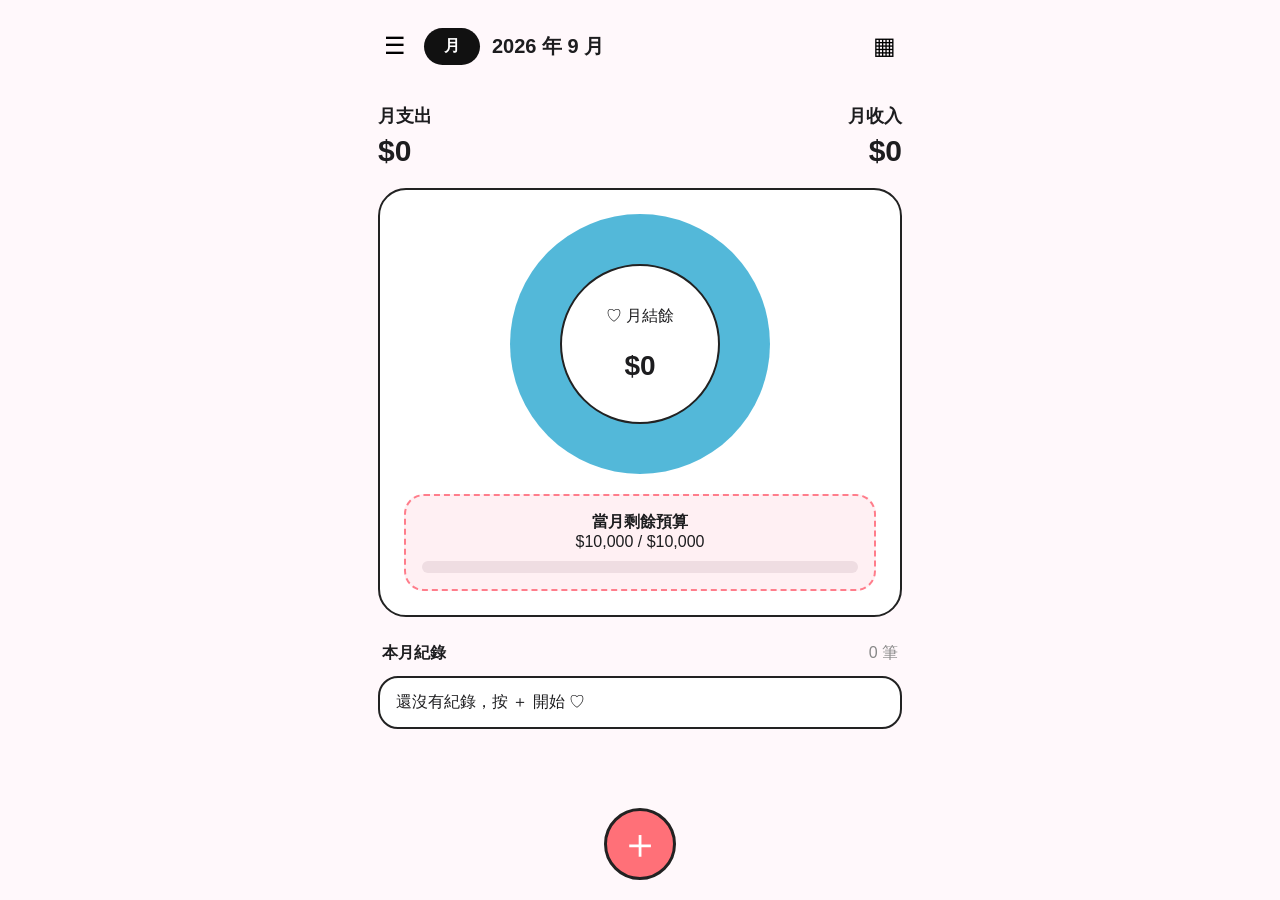
<file: index.html>
<!doctype html><html lang="zh-Hant"><head><meta charset="utf-8"><meta name="viewport" content="width=device-width,initial-scale=1,viewport-fit=cover"><meta name="theme-color" content="#fff8fb"><meta name="apple-mobile-web-app-capable" content="yes"><meta name="apple-mobile-web-app-title" content="愛心記帳"><link rel="manifest" href="manifest.webmanifest"><link rel="stylesheet" href="style.css"><title>愛心記帳</title></head><body><main class="app"><header><button>☰</button><b>月</b><h2>2026 年 9 月</h2><span></span><button id="budgetBtn">▦</button></header><section class="sum"><div><small>月支出</small><strong id="exp">$0</strong></div><div class="right"><small>月收入</small><strong id="inc">$0</strong></div></section><section class="hero"><div class="donut" id="donut"><div class="hole"><div>♡ 月結餘</div><strong id="bal">$0</strong></div></div><div class="budget"><b>當月剩餘預算</b><div><span id="remain">$0</span> / <span id="budget">$10,000</span></div><div class="bar"><i id="fill"></i></div></div></section><div class="title"><b>本月紀錄</b><span id="count">0 筆</span></div><section id="records"></section><button class="fab" id="add">＋</button></main><dialog id="entry"><form id="form"><h3>新增紀錄 ♡</h3><div class="seg"><button type="button" data-type="expense" class="active">支出</button><button type="button" data-type="income">收入</button></div><label>金額<input id="amount" type="number" min="1" required></label><label>分類<select id="category"><option>早餐</option><option>午餐</option><option>晚餐</option><option>交通</option><option>購物</option><option>投資</option><option>股市虧</option><option>薪資</option><option>其他</option></select></label><label>備註<input id="note"></label><label>日期<input id="date" type="date" required></label><button class="save">儲存 ♡</button><button type="button" id="close">取消</button></form></dialog><dialog id="budgetDlg"><form id="budgetForm"><h3>本月預算</h3><label>預算金額<input id="budgetInput" type="number" min="0"></label><button class="save">儲存</button><button type="button" id="closeBudget">取消</button></form></dialog><script src="app.js"></script></body></html>
</file>
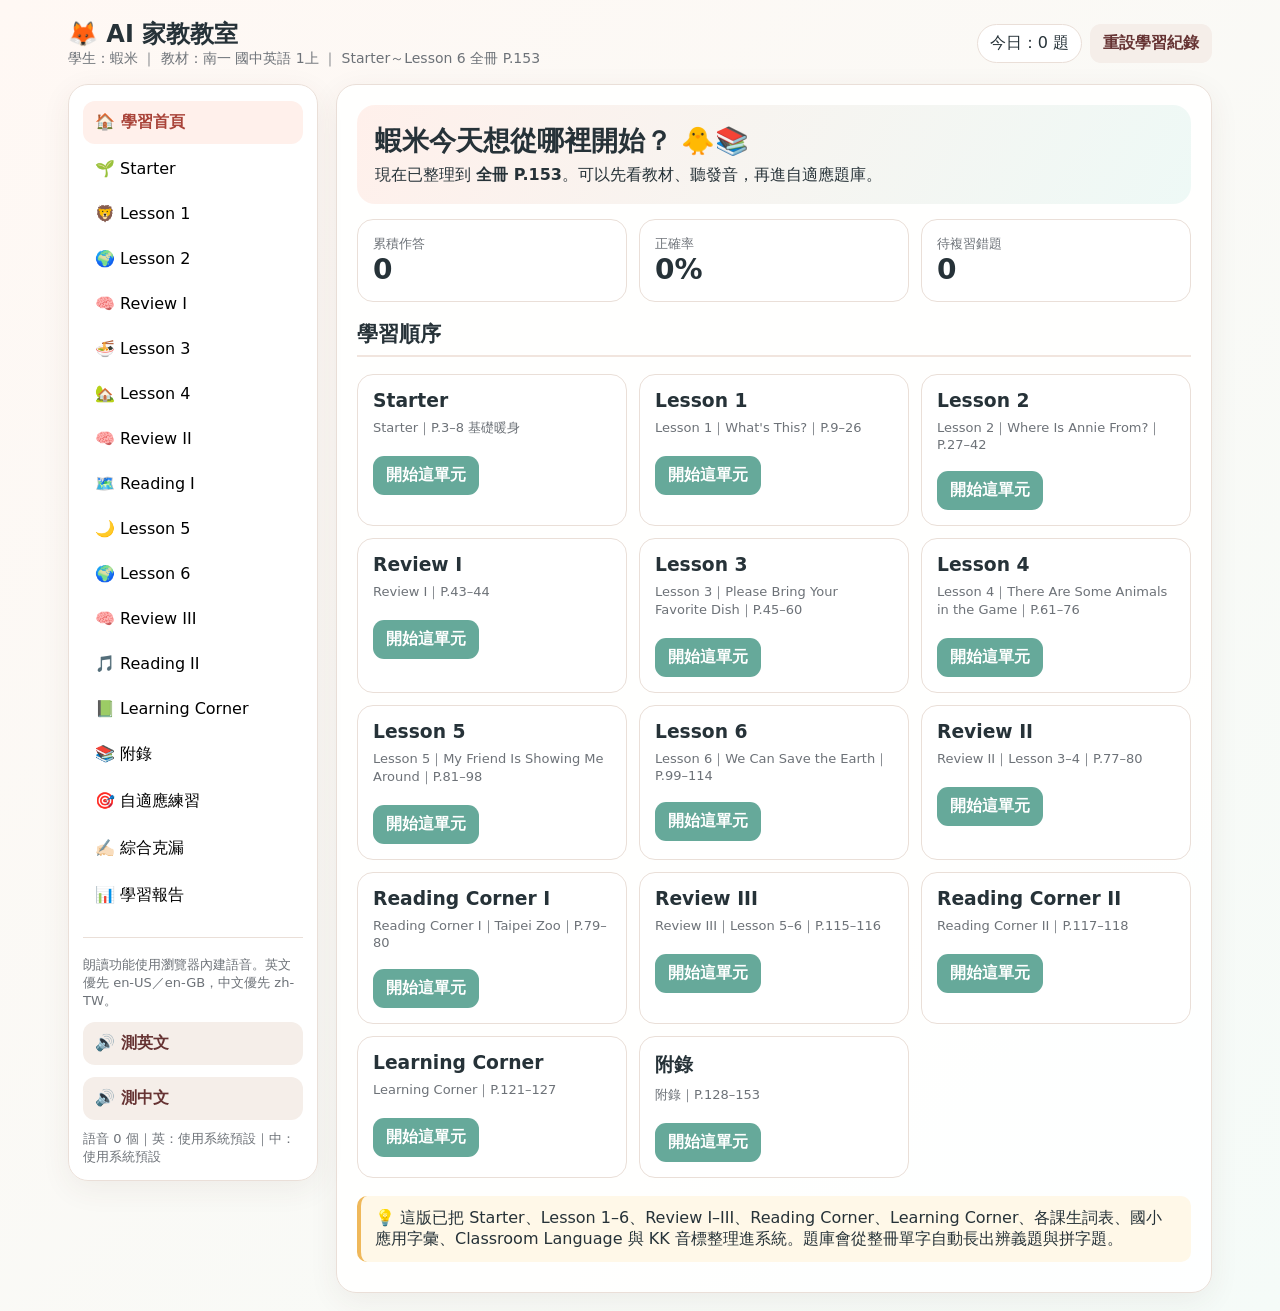
<file: xia-mi-english/index.html>
<!doctype html>
<html lang="zh-Hant">
<head>
<meta charset="utf-8">
<meta name="viewport" content="width=device-width,initial-scale=1">
<title>🦊 AI 家教教室｜蝦米｜南一國中英語1上</title>
<style>
:root{--bg:#fffaf7;--card:#fff;--ink:#263238;--muted:#6d7278;--accent:#ef7d73;--accent2:#66a99a;--gold:#efb85a;--line:#eadfd8;--good:#2f8f65;--bad:#cc5c5c}
*{box-sizing:border-box}body{margin:0;font-family:"Microsoft JhengHei","Noto Sans TC",system-ui,sans-serif;background:linear-gradient(135deg,#fff8f4,#f5fbf8);color:var(--ink)}
button,input,select{font:inherit}.app{max-width:1180px;margin:auto;padding:18px}.top{display:flex;gap:14px;align-items:center;justify-content:space-between;flex-wrap:wrap}
.brand{font-size:24px;font-weight:900}.sub{color:var(--muted);font-size:14px}.pill{background:#fff;border:1px solid var(--line);padding:8px 12px;border-radius:999px}
.layout{display:grid;grid-template-columns:250px 1fr;gap:18px;margin-top:16px}.side,.panel{background:rgba(255,255,255,.94);border:1px solid var(--line);border-radius:20px;box-shadow:0 8px 30px rgba(80,50,40,.07)}
.side{padding:14px;align-self:start;position:sticky;top:12px}.side button{width:100%;text-align:left;border:0;background:transparent;padding:11px 12px;border-radius:12px;cursor:pointer;margin:2px 0}.side button.active,.side button:hover{background:#fff0eb;color:#a94339;font-weight:800}
.panel{padding:20px;min-height:650px}.hero{padding:18px;border-radius:18px;background:linear-gradient(120deg,#fff0eb,#eef9f6);margin-bottom:15px}.hero h1{margin:0 0 6px;font-size:27px}.grid{display:grid;grid-template-columns:repeat(auto-fit,minmax(220px,1fr));gap:12px}.card{border:1px solid var(--line);border-radius:16px;padding:15px;background:#fff}.card h3{margin:0 0 8px}.tag{display:inline-block;padding:4px 8px;border-radius:999px;background:#eff8f5;color:#317565;font-size:12px;margin:2px}
.btn{border:0;border-radius:11px;padding:9px 13px;cursor:pointer;background:var(--accent);color:#fff;font-weight:800}.btn.secondary{background:var(--accent2)}.btn.light{background:#f5eee9;color:#633}.btn:disabled{opacity:.45;cursor:not-allowed}
.row{display:flex;gap:8px;align-items:center;flex-wrap:wrap}.lessonblock{margin:18px 0}.lessonblock h2{font-size:21px;border-bottom:2px solid #f1e5de;padding-bottom:7px}.line{padding:9px 11px;background:#faf7f4;border-radius:10px;margin:6px 0}
.en{font-weight:750}.zh{color:#615e5a}.speak{border:0;background:#eef7f5;border-radius:999px;padding:5px 9px;cursor:pointer}
.quizbox{max-width:760px}.qtitle{font-size:21px;font-weight:900;margin-bottom:10px}.choices{display:grid;gap:8px}.choice{padding:11px;border:1px solid var(--line);border-radius:12px;background:white;text-align:left;cursor:pointer}.choice:hover{background:#fff6f2}.choice.ok{border-color:#6abb98;background:#effaf4}.choice.no{border-color:#da8a8a;background:#fff1f1}.feedback{min-height:50px;margin:12px 0;padding:10px;border-radius:12px;background:#faf7f4}
.progress{height:10px;border-radius:999px;background:#eee;overflow:hidden}.bar{height:100%;background:linear-gradient(90deg,var(--accent),var(--gold));width:0}.stat{font-size:28px;font-weight:900}.small{font-size:13px;color:var(--muted)}
.cloze{line-height:2}.cloze input{width:120px;border:1px solid #cfc8c3;border-radius:8px;padding:5px 7px}.note{padding:12px 14px;border-left:4px solid var(--gold);background:#fff8e8;border-radius:10px;margin:10px 0}
hr{border:0;border-top:1px solid var(--line);margin:18px 0}.hidden{display:none}
@media(max-width:780px){.layout{grid-template-columns:1fr}.side{position:static}.side .navgrid{display:grid;grid-template-columns:repeat(2,1fr)}}
</style>
</head>
<body>
<div class="app">
  <div class="top">
    <div><div class="brand">🦊 AI 家教教室</div><div class="sub">學生：蝦米 ｜ 教材：南一 國中英語 1上 ｜ Starter～Lesson 6 全冊 P.153</div></div>
    <div class="row"><span class="pill" id="streak">今日：0 題</span><button class="btn light" onclick="resetProgress()">重設學習紀錄</button></div>
  </div>
  <div class="layout">
    <aside class="side">
      <div class="navgrid">
        <button class="active" data-view="home">🏠 學習首頁</button>
        <button data-view="starter">🌱 Starter</button>
        <button data-view="l1">🦁 Lesson 1</button>
        <button data-view="l2">🌍 Lesson 2</button>
        <button data-view="review">🧠 Review I</button>
        <button data-view="l3">🍜 Lesson 3</button>
        <button data-view="l4">🏡 Lesson 4</button>
        <button data-view="review2">🧠 Review II</button>
        <button data-view="reading1">🗺️ Reading I</button>
        <button data-view="l5">🌙 Lesson 5</button>
        <button data-view="l6">🌍 Lesson 6</button>
        <button data-view="review3">🧠 Review III</button>
        <button data-view="reading2">🎵 Reading II</button>
        <button data-view="learning">📗 Learning Corner</button>
        <button data-view="appendix">📚 附錄</button>
        <button data-view="practice">🎯 自適應練習</button>
        <button data-view="cloze">✍🏻 綜合克漏</button>
        <button data-view="report">📊 學習報告</button>
      </div>
      <hr>
      <div class="small">朗讀功能使用瀏覽器內建語音。英文優先 en-US／en-GB，中文優先 zh-TW。</div>
      <div class="row" style="margin-top:10px"><button class="btn light" onclick="speak('Good morning, Shami!','en-US')">🔊 測英文</button><button class="btn light" onclick="speak('蝦米，早安，我們開始上課。','zh-TW')">🔊 測中文</button></div>
      <div class="small" id="voiceInfo" style="margin-top:8px">語音載入中…</div>
    </aside>
    <main class="panel" id="main"></main>
  </div>
</div>
<script>
const lessons = {
starter:{
title:"Starter｜P.3–8 基礎暖身", color:"#8157a6",
sections:[
["基本問候語",[
["Good night, Romeo.","晚安，Romeo。"],["How are you?","你好嗎？"],["I'm fine. Thank you.","我很好，謝謝。"],["Nice to meet you.","很高興認識你。"],["Nice to meet you, too.","我也很高興認識你。"],["What's up?","最近怎麼樣？"],["Not much.","沒什麼特別的。"],["How are you doing?","最近好嗎？"],["I'm doing great.","我很好。"]
]],
["所有格形容詞與受格",[
["my / me","我的 / 我"],["your / you","你的 / 你"],["his / him","他的 / 他"],["her / her","她的 / 她"],["its / it","它的 / 它"],["our / us","我們的 / 我們"],["their / them","他們的 / 他們"]
]],
["數字 0–9",[
["zero, one, two, three, four","0, 1, 2, 3, 4"],["five, six, seven, eight, nine","5, 6, 7, 8, 9"],["What's your phone number?","你的電話號碼是多少？"]
]],
["書寫格式",[
["I am Jack. I am from Taiwan.","I 一律大寫；人名與地名首字母大寫。"],["What is your name?","句首大寫，問句結尾使用問號。"],["Hi, my name is Rose.","逗號後留一格；句點前不留空格。"]
]],
["查字典技巧",[
["先找單字第一個字母，再依第二、第三字母排序。","例如 yeti：先找 y，再找 e、t、i。"],["注意詞性、發音、例句與複數形式。","不要只看中文意思。"]
]]
]},
l1:{
title:"Lesson 1｜What's This?｜P.9–26", color:"#c36a3e",
sections:[
["核心字彙",[
["cat, pig, cow, duck, bird, dog, bear","貓、豬、牛、鴨、鳥、狗、熊"],["show, picture, goose / geese, point, lion, monkey, more","節目、圖片、鵝 / 鵝群、分數、獅子、猴子、更多"],["bee, frog, zebra, elephant, mouse / mice, ant, sheep, goat","蜜蜂、青蛙、斑馬、大象、老鼠 / 老鼠群、螞蟻、綿羊、山羊"],["happy, angry, young, old, clean, dirty","開心、生氣、年輕、年老、乾淨、骯髒"],["strong, brown, hairy, forest, footprint, fruit, favorite","強壯的、棕色的、毛茸茸的、森林、腳印、水果、最喜愛的"]
]],
["課文重點",[
["What is this? It's a goose.","這是什麼？這是一隻鵝。"],["What are these? Those are lions.","這些是什麼？那些是獅子。"],["Is it big and tall? Yes, it is.","它又大又高嗎？是的。"],["You are a smart cookie!","你真聰明！"],["Bigfoot is tall, strong, brown and hairy.","Bigfoot 又高、強壯、棕色而且毛茸茸。"],["The forest is my home. Fruit is my favorite food.","森林是我的家。水果是我最喜歡的食物。"]
]],
["Grammar A｜Be 動詞",[
["I am / You are / He, She, It is / We, They are","主詞不同，be 動詞跟著變化。"],["Are you happy? Yes, I am. / No, I'm not.","疑問句把 be 動詞移到主詞前。"],["Is he Joe? Yes, he is. / No, he isn't.","簡答仍要保留 be 動詞。"]
]],
["Grammar B｜this / that",[
["This is a ball. That is a ball.","this 近、that 遠。"],["What is this? It's an orange.","a / an 依後面單字起始音判斷。"]
]],
["Grammar C｜these / those 與複數",[
["These are apples. Those are apples.","these 近的複數；those 遠的複數。"],["cat→cats, box→boxes, baby→babies, wife→wives","常見複數規則。"],["man→men, woman→women, goose→geese, mouse→mice","不規則複數。"],["fish→fish, sheep→sheep","單複數同形。"]
]],
["發音",[
["he / tea / feet / these","長母音 /i/"],["it / chicken / tin / hit","短母音 /ɪ/"],["pencil / jump / back / rob","子音 p / b 對比。"]
]]
]},
l2:{
title:"Lesson 2｜Where Is Annie From?｜P.27–42", color:"#d56a43",
sections:[
["核心情境",[
["Where is the picture from? It's from Japan.","圖片來自哪裡？來自日本。"],["postcard, the USA, year(s) old, famous, beautiful","明信片、美國、歲、有名的、漂亮的"],["all over the world, hard, easy, late, tomorrow","世界各地、困難的、簡單的、遲到的、明天"],["It's a piece of cake.","小菜一碟，很簡單。"]
]],
["對話重點",[
["Who's Annie? She's a friend from the USA.","Annie 是誰？她是來自美國的朋友。"],["How old is she? She's thirteen years old.","她幾歲？她十三歲。"],["Where is he from? He's from Japan.","他從哪裡來？他來自日本。"],["Your friends are from all over the world.","你的朋友來自世界各地。"]
]],
["Family Tree 與職業",[
["farmer, housewife, clerk, actress, cook, doctor, nurse, teacher, student","農夫、家庭主婦、職員、女演員、廚師、醫生、護士、老師、學生"],["father, mother, son, daughter, husband, wife, brother, sister","父親、母親、兒子、女兒、丈夫、妻子、兄弟、姊妹"]
]],
["Reading｜Annie 的明信片",[
["I am a junior high school student from the USA.","我是來自美國的國中生。"],["Walt Disney World is my favorite theme park.","華特迪士尼世界是我最喜歡的主題樂園。"],["Mickey Mouse is my favorite cartoon star.","米奇是我最喜歡的卡通明星。"],["Come and have a great time!","來好好玩一趟吧！"]
]],
["Grammar｜Who / Where / How old",[
["Who is she? She is Mandy.","who 問人。"],["Where is Sakura from? She's from Japan.","where 問地點或來源。"],["How old are they? They're sixty-eight years old.","how old 問年齡。"],["10–19: ten...nineteen; 20,30...90: twenty, thirty...ninety","數字 10–99 要熟悉拼法。"]
]],
["發音",[
["father / hot / love / mother / bus / duck","母音 /ɑ/ 與 /ʌ/ 對比。"],["fan / leaf / van / save","子音 /f/ 與 /v/ 對比。"]
]]
]},
review:{
title:"Review I｜P.43–44", color:"#8a6d9c",
sections:[
["Vocabulary",[
["geese, farmer, forest, housewife, husband, mice, actress, clerk","Lesson 1–2 綜合單字。"]
]],
["Question words",[
["Where are you from?","問地點"],["Who is he?","問人物／關係"],["What is it?","問事物"],["How old is your daughter?","問年齡"]
]],
["Reading",[
["Tina Wang is from Taiwan and lives with the Brown family in the USA.","練習姓名、國籍、家庭角色與職業資訊整合。"]
]]
]},
l3:{
title:"Lesson 3｜Please Bring Your Favorite Dish｜P.45–60", color:"#4d9e8c",
sections:[
["派對與祝賀語",[
["Congratulations!","恭喜！"],["Happy birthday!","生日快樂！"],["Merry Christmas!","聖誕快樂！"],["Let's eat!","開動吧！"],["Happy Halloween!","萬聖節快樂！"],["Happy New Year!","新年快樂！"]
]],
["Dialogue｜Jason's potluck",[
["Please put your dish on the table.","請把你的菜放在桌上。"],["Let's try the beef noodles.","我們來試試牛肉麵。"],["Let's use chopsticks.","我們用筷子吧。"],["Just give it a shot!","試試看嘛！"],["Don't use chopsticks. Just use your hands.","不要用筷子，直接用手。"],["Just bring TWO dishes next time.","下次帶兩道菜就好。"]
]],
["核心字彙",[
["please, put, dish, let's, try, beef noodles, use, chopsticks","請、放、菜餚、讓我們、嘗試、牛肉麵、使用、筷子"],["delicious, guys, just, hand, bring","美味的、大家、只是／就、手、帶"],["talk, party, invite, join, glass, bowl, spoon, menu, fork, plate, knife","說話、派對、邀請、參加、玻璃杯、碗、湯匙、菜單、叉子、盤子、刀"]
]],
["Reading｜邀請信",[
["Please come to my house for a potluck.","請來我家參加百樂餐。"],["It's on Double Tenth Day, from 11 a.m. to 3 p.m.","時間是雙十節上午十一點到下午三點。"],["Please bring your favorite dish and wear something from your country.","請帶最喜歡的菜，並穿戴有自己國家特色的東西。"],["Don't bring any drinks.","不要帶飲料。"],["Halloween is just around the corner.","萬聖節快到了。"]
]],
["Grammar A/B/C",[
["Please come in. / Come in, please.","please 可放句首或句尾。"],["Please don't talk. / Don't talk, please.","否定祈使句用 don't + 原形動詞。"],["Let's sing. / Let's not go there.","Let's + 原形；Let's not + 原形。"]
]],
["發音",[
["take / name / play / eight / grey","長母音 /eɪ/"],["bed / sell vs bad / sad","/ɛ/ 與 /æ/ 對比。"],["too / do, sip / zip","t/d、s/z 子音對比。"]
]]
]},
l4:{
title:"Lesson 4｜There Are Some Animals in the Game｜P.61–76", color:"#3c9688",
sections:[
["Get Ready｜動物的家",[
["Dr. Wildman is an animal doctor.","Wildman 醫生是一位獸醫。"],["There are some animals in his house.","他的房子裡有一些動物。"],["kitchen, bedroom, bathroom, living room, dining room","廚房、臥室、浴室、客廳、飯廳"]
]],
["Dialogue｜Gift Hunt",[
["Surprise! Let's play a game.","驚喜！我們來玩遊戲。"],["It's a gift hunt. Your gifts are inside the house.","這是尋寶遊戲，禮物都在屋子裡。"],["My gift is on the table.","我的禮物在桌上。"],["Is it a banana pin? Yes.","是一個香蕉別針嗎？是。"],["Dr. Wildman, my gift is under a chair.","我的禮物在椅子下面。"],["It's in your jacket!","它在你的外套裡。"],["Let's get the ball rolling!","開始行動吧！／讓事情動起來。"]
]],
["核心字彙",[
["animal, surprise, love, gift, hunt, inside","動物、驚喜、愛、禮物、尋找、在裡面"],["pin, lunch, again, so, kind, jacket","別針、午餐、再一次、如此、親切的、外套"],["bamboo, Thanksgiving","竹子、感恩節"]
]],
["Word Power｜房間與位置",[
["bathroom, bedroom, living room, window, sofa, dining room, kitchen","浴室、臥室、客廳、窗戶、沙發、飯廳、廚房"],["swimming pool, garden, garage","游泳池、花園、車庫"],["behind, in front of, between, next to, under, on, in","在後面、在前面、在中間、在旁邊、在下面、在上面、在裡面"]
]]
]}
};
lessons.l4.title="Lesson 4｜There Are Some Animals in the Game｜P.61–76";
lessons.l4.sections.push(
["Reading｜The Iron Animal",[
["There are two teams.","有兩隊。"],["Monkey is next to Lion.","猴子在獅子旁邊。"],["Spider is in front of Hippo.","蜘蛛在河馬前面。"],["There is a water bottle in Hippo's bag.","河馬的袋子裡有一瓶水。"],["Panda is near Tiger.","熊貓在老虎附近。"],["All the players are ready for the game.","所有選手都準備好比賽了。"]
]],
["Grammar｜Where / There is / There are",[
["Where is the gift? It is in the box.","禮物在哪裡？它在箱子裡。"],["Where are the dogs? They are between the cars.","狗在哪裡？牠們在兩台車之間。"],["There is a monkey in the house.","屋裡有一隻猴子。"],["There are six animals in the house.","屋裡有六隻動物。"],["There aren't any hippos in the house.","屋裡沒有河馬。"],["Are there any monkeys in the house?","屋裡有猴子嗎？"]
]],
["Fun with Sounds / Listen Up",[
["do / food / flu / soup / fruit","長母音音組。"],["book / put / could / should","短母音音組。"],["map / money / team / game / nose / nice / sing / song","m / n / ng 子音辨音。"]
]]
);
lessons.l5={"title":"Lesson 5｜My Friend Is Showing Me Around｜P.81–98","color":"#4777b8","sections":[["Get Ready｜台南景點",[["Anping Old Street","安平老街"],["Blueprint Cultural and Creative Park","藍晒圖文創園區"],["National Cheng Kung University","國立成功大學"],["Chihkan Tower","赤崁樓"],["Confucius Temple","孔廟"]]],["Dialogue｜Night Market",[["What are you doing?","你正在做什麼？"],["I'm having breakfast with your Aunt May.","我正在和你的 May 阿姨吃早餐。"],["I'm at a big night market in Tainan now.","我現在在台南一個大夜市。"],["Ted is showing me around.","Ted 正帶我四處參觀。"],["There are so many fun games here!","這裡有好多有趣的遊戲！"],["Some people are playing pinball, and some kids are playing ring toss.","有些人在玩彈珠檯，有些小孩在玩套圈圈。"],["Take a bite.","咬一口試試。"]]],["Words｜核心字彙",[["night market, video call, breakfast, aunt","夜市、視訊電話、早餐、阿姨／姑姑／伯母"],["many, people, kid, snack, enjoy","許多的、人們、小孩、小吃、享受"],["show ... around","帶……參觀"]]],["Word Power｜戶外活動",[["grass, line up, picnic, feed","草地、排隊、野餐、餵食"],["take pictures, camera, paint, puppy","拍照、照相機、畫畫、幼犬"]]],["Reading｜A Museum for All",[["The Chimei Museum is a great place.","奇美博物館是一個很棒的地方。"],["Inside the museum, there are shops, restaurants, and showrooms.","館內有商店、餐廳與展示廳。"],["Some people are looking at the artworks.","有些人正在欣賞藝術品。"],["Outside the museum, there is a bridge and a beautiful meadow.","博物館外有橋和美麗的草坪。"],["Ted and Matt are taking selfies.","Ted 和 Matt 正在自拍。"],["It is a museum for all.","這是一座適合所有人的博物館。"]]],["Grammar A/B｜現在進行式",[["I am reading.","我正在閱讀。"],["Are you reading? Yes, I am.","你正在閱讀嗎？是的。"],["What are you doing now?","你現在正在做什麼？"],["She is taking a selfie.","她正在自拍。"],["They are picnicking.","他們正在野餐。"],["do → doing / write → writing / sit → sitting","V-ing：直接加 ing／去 e 加 ing／重複字尾加 ing。"]]],["Grammar C｜時間",[["What time is it?","現在幾點？"],["It's six fifteen.","現在六點十五分。"],["a quarter past four","四點十五分"],["half past four","四點半"],["a quarter to five","四點四十五分"],["five o'clock","五點整"]]],["Fun with Sounds",[["ago / nose / coat / low","母音音組練習。"],["all / daughter / saw / bought","母音音組練習。"],["late / light, fail / cool","l 音練習。"],["race / read, dear / poor","r 音練習。"],["car / look, great / bag","k / g 對比。"]]],["Review II / Reading Corner I",[["There is / There are","複習存在句。"],["Where is / are ...?","複習位置問句。"],["Class 103 Field Trip: Taipei Zoo","閱讀動物園地圖、時程與規則。"]]]]};
lessons.l6={"title":"Lesson 6｜We Can Save the Earth｜P.99–114","color":"#386faa","sections":[["Get Ready｜Superheroes",[["Who is his superhero?","誰是他的超級英雄？"],["What can the superhero do?","這位超級英雄會做什麼？"],["He can run very fast.","他可以跑得非常快。"]]],["Dialogue｜Super 4",[["The Earth is in danger. Please help us.","地球有危險，請幫幫我們。"],["I am strong. I can move anything!","我很強壯，我可以移動任何東西！"],["I can run very fast!","我可以跑得非常快！"],["No one can catch me.","沒有人追得上我。"],["I can freeze anything!","我可以把任何東西凍結。"],["Let's save the world now!","我們現在就去拯救世界吧！"],["No sweat!","小事一樁！"]]],["Words｜核心字彙",[["attack, Earth, member, move, anything","攻擊、地球、成員、移動、任何事情"],["mountain, fast, queen, even, save","山、快速地、皇后、甚至、拯救"],["danger, flash, freeze, ocean","危險、閃光、結冰、海洋"]]],["Word Power｜地球",[["sun, river, lake, rainbow","太陽、河流、湖泊、彩虹"],["island, sea, moon, star","島嶼、海洋、月亮、星星"]]],["Reading｜The Solomon Islands",[["The Solomon Islands are in trouble.","索羅門群島正面臨麻煩。"],["The Earth is too hot, and the ice is melting.","地球太熱，冰正在融化。"],["The sea level is rising.","海平面正在上升。"],["Please move the houses to a safe place.","請把房子移到安全的地方。"],["Please tell the world about our problem.","請把我們的問題告訴全世界。"]]],["Post-reading｜Save the Earth",[["turn off the lights","關燈"],["take the metro","搭捷運"],["recycle","做回收"],["save water","省水"],["cut down food waste","減少廚餘"],["use cloth shopping bags","使用布製購物袋"]]],["Grammar A/B｜can / can't",[["Can you cook? Yes, I can.","你會煮飯嗎？是的，我會。"],["Fish can't walk.","魚不會走路。"],["What can the parrot do?","鸚鵡會做什麼？"],["It can sing.","牠會唱歌。"],["What can your sister do?","你姊妹會做什麼？"],["She can run very fast.","她可以跑得很快。"]]],["Fun with Sounds",[["hi / bike / lie / high / fly","雙母音 /aɪ/。"],["house / power / loud / how","雙母音 /aʊ/。"],["boil / boy / join / toy","雙母音 /ɔɪ/。"],["happy / watch / yes","h / w / y 子音。"]]]]};
lessons.review2={"title":"Review II｜Lesson 3–4｜P.77–80","color":"#3b9277","sections":[["Build Your Vocabulary",[["fork / chopsticks / spoon / knife","餐具分類複習。"],["kitchen / living room","房間位置複習。"],["jacket / swimming pool","依圖片找不合理物品。"]]],["Grow Your Grammar",[["Please try it again.","肯定祈使句。"],["Please don't be late.","否定祈使句。"],["There is a man in front of my house.","There is 單數。"],["There are two monkeys in the tree.","There are 複數。"]]],["Power Up Your Reading｜Cooking Classes",[["Wear a mask. Wash your hands. Keep the kitchen clean.","烹飪課該做的事。"],["Do NOT run. Do NOT bring snacks or drinks.","烹飪課不該做的事。"]]]]};
lessons.reading1={"title":"Reading Corner I｜Taipei Zoo｜P.79–80","color":"#419477","sections":[["Taipei Zoo Map",[["Animals of Taiwan / Panda House / Zebra Park / Bird Garden / Elephant Forest","閱讀地圖與方位。"]]],["Class 103 Field Trip",[["October 12, 08:30–16:00","校外教學日期與時間。"],["Bring a lunch, NT$100, and a jacket.","帶午餐、100 元與外套。"],["Don't run at the zoo.","不要在動物園跑。"],["Don't play with animals at the zoo.","不要在動物園和動物玩。"]]]]};
lessons.review3={"title":"Review III｜Lesson 5–6｜P.115–116","color":"#4477b5","sections":[["Build Your Vocabulary",[["star / river / lake / rainbow / moon / island / sun / mountain","地球與自然字彙複習。"]]],["Grow Your Grammar",[["I am studying at school.","現在進行式。"],["What time is it? It's ten fifteen.","時間問答。"],["I can / can't dance.","can / can't 能力。"],["Can I use your bike?","can 請求許可。"]]],["Power Up Your Reading",[["There is just one Earth.","地球只有一個。"],["You can save water and plant a tree.","可以省水、種樹。"],["Recycle things. Don't throw them away.","回收物品，不要隨意丟棄。"]]]]};
lessons.reading2={"title":"Reading Corner II｜P.117–118","color":"#4f7cae","sections":[["Dream Museum",[["Read opening hours, closed days, and ticket prices.","讀懂開館時間、休館日與票價。"]]],["The Best Grass Concert",[["Music × Food × Show × Picnic × Fun","從活動海報找日期、時間與地點。"],["Use Brian's schedule to decide when he can enjoy the concert.","配合行程表判斷可參加時間。"]]]]};
lessons.learning={"title":"Learning Corner｜P.121–127","color":"#578d5d","sections":[["1. I Am Yeti",[["The mountain is my home.","山是我的家。"],["I am tall and strong, but I am not a bear.","我又高又壯，但我不是熊。"],["My hair is white and long.","我的毛是白色而且很長。"]]],["2. A Postcard from India",[["Amit writes about the Taj Mahal.","Amit 介紹泰姬瑪哈陵。"],["It can look pink, white, or golden at different times.","不同時間看起來會呈現不同顏色。"]]],["3. Invitation Card",[["Date / Place / Time","練習讀邀請卡的日期、地點與時間。"],["Please bring a dish. Please be on time.","讀懂活動規則。"]]],["4. Dr. Wildman's Diary",[["Gift hunts are fun!","尋寶很好玩。"],["The thank-you card is on my table now.","感謝卡現在在桌上。"]]],["5. We're at Shilin Night Market",[["There is delicious food all around us.","四周都有美味食物。"],["You can also try oyster noodles, stinky tofu, and bubble milk tea.","也可以試蚵仔麵線、臭豆腐和珍珠奶茶。"]]],["6. More about Super 4",[["Super 4 members are saving people from a flood.","Super 4 正在洪水中救人。"],["Speedman can take people to a safe place in the blink of an eye.","Speedman 能非常快速地把人帶到安全處。"]]]]};
lessons.appendix={"title":"附錄｜P.128–153","color":"#71835c","sections":[["各課生詞表",[["Lesson 1 words｜P.128–129","動物、描述、閱讀字彙。"],["Lesson 2 words｜P.130–131","人物、國家、職業、景點。"],["Lesson 3 words｜P.132–133","餐具、派對、祈使句相關字彙。"],["Lesson 4 words｜P.134–136","房間、位置、比賽相關字彙。"],["Lesson 5 words｜P.137–138","夜市、活動、博物館相關字彙。"],["Lesson 6 words｜P.139–140","能力、自然、環境相關字彙。"]]],["A–Z 生詞索引｜P.141–144",[["Use the A–Z index to find a word and its lesson.","可按字母查生詞與課次。"]]],["國小應用字彙｜P.145–150",[["numbers, colors, family, school, food, animals, daily verbs","國小基礎字彙會一起放進自適應題庫。"]]],["Classroom Language｜P.151",[["Look at me. / Listen carefully. / Try it again.","看著我／仔細聽／再試一次。"],["Open your book. / Spell the word. / Raise your hand.","打開書／拼字／舉手。"],["Are you ready? / Are you sure?","準備好了嗎／你確定嗎？"],["Good job. / Well done. / Excellent. / Perfect.","做得好／很棒／太棒了／完美。"]]],["Chimei Museum Info｜P.152",[["No. 66, Sec. 2, Wenhua Rd., Rende Dist., Tainan City 71755","奇美博物館地址。"],["Opening hours: 9:30–17:30","開放時間。"],["Closed on Wednesdays","星期三休館。"],["General admission: NT$200","一般票 200 元。"],["Discount ticket: NT$150","優待票 150 元。"]]],["KK Phonetic Symbols｜P.153",[["[p] pencil / [b] book / [t] tiger / [d] doctor","子音練習。"],["[k] cat / [g] girl / [f] fish / [v] vase","子音練習。"],["[θ] three / [ð] this / [ʃ] fish / [tʃ] chair","th / sh / ch。"],["[i] tea / [ɪ] miss / [e] cake / [ɛ] pen / [æ] apple","母音練習。"],["[u] room / [ʊ] book / [aɪ] bike / [aʊ] cow / [ɔɪ] boy","母音與雙母音。"]]]]};

const questions = [
{l:"starter",k:"vocab",q:"How are you? 最適合的回應是？",c:["I'm fine. Thank you.","Good night.","My name is Tina.","It's a duck."],a:0,e:"How are you? 是問候近況。"},
{l:"starter",k:"grammar",q:"「她的名字」應該用哪一個？",c:["his name","her name","him name","she name"],a:1,e:"所有格形容詞 her 放在名詞 name 前。"},
{l:"starter",k:"number",q:"數字 8 的英文是？",c:["eight","eighteen","eighty","ate"],a:0,e:"8 = eight。"},
{l:"starter",k:"writing",q:"哪一句書寫格式正確？",c:["i am jack.","I am Jack.","I Am jack.","i am Jack"],a:1,e:"I 永遠大寫，人名 Jack 首字母大寫，句尾加句點。"},
{l:"l1",k:"vocab",q:"goose 的複數是？",c:["gooses","geese","goosees","geeses"],a:1,e:"goose → geese，是不規則複數。"},
{l:"l1",k:"grammar",q:"___ are apples.（這些，近處）",c:["This","That","These","Those"],a:2,e:"these 是近處複數。"},
{l:"l1",k:"grammar",q:"What ___ this?",c:["am","is","are","be"],a:1,e:"this 是單數，搭配 is。"},
{l:"l1",k:"grammar",q:"box 的複數是？",c:["boxs","boxes","boxies","boxen"],a:1,e:"字尾 x 通常加 -es。"},
{l:"l1",k:"grammar",q:"baby 的複數是？",c:["babys","babyes","babies","babyes"],a:2,e:"子音+y：去 y 加 ies。"},
{l:"l1",k:"reading",q:"Bigfoot 最喜歡的食物是？",c:["meat","fruit","cookies","eggs"],a:1,e:"閱讀中寫著 Fruit is my favorite food."},
{l:"l1",k:"vocab",q:"hairy 的意思是？",c:["乾淨的","毛茸茸的","年輕的","生氣的"],a:1,e:"hairy = 毛茸茸的。"},
{l:"l1",k:"idiom",q:"You are a smart cookie! 意思最接近？",c:["你很餓","你很聰明","你很甜","你很慢"],a:1,e:"smart cookie 是稱讚人聰明。"},
{l:"l2",k:"grammar",q:"___ is Annie from?",c:["Who","What","Where","How old"],a:2,e:"問來源地點用 Where。"},
{l:"l2",k:"grammar",q:"___ is she? She's thirteen years old.",c:["What","Who","How old","Where"],a:2,e:"問年齡用 How old。"},
{l:"l2",k:"vocab",q:"actress 是？",c:["女演員","護士","家庭主婦","職員"],a:0,e:"actress = 女演員。"},
{l:"l2",k:"reading",q:"Annie 在閱讀中來自哪裡？",c:["Taiwan","Japan","the USA","India"],a:2,e:"Annie 是來自 the USA 的國中生。"},
{l:"l2",k:"idiom",q:"It's a piece of cake. 意思是？",c:["這是蛋糕","非常簡單","非常昂貴","非常美味"],a:1,e:"piece of cake 是『很容易』。"},
{l:"l2",k:"number",q:"68 的英文是？",c:["sixty-eight","sixteen-eight","eighty-six","six-eight"],a:0,e:"68 = sixty-eight。"},
{l:"review",k:"review",q:"Who is the boy? 最合理的回答是？",c:["He's from the USA.","He is my brother.","She's one year old.","It's a goat."],a:1,e:"Who 問人或關係。"},
{l:"review",k:"review",q:"Are those lions? 否定回答可說？",c:["Yes, it is.","No, they are tigers.","He's my brother.","She's one year old."],a:1,e:"those 是複數，回答用 they。"},
{l:"l3",k:"vocab",q:"chopsticks 是？",c:["叉子","湯匙","筷子","刀子"],a:2,e:"chopsticks = 筷子。"},
{l:"l3",k:"grammar",q:"否定祈使句正確的是？",c:["Not talk.","Don't talk.","Doesn't talk.","No talking you."],a:1,e:"Don't + 原形動詞。"},
{l:"l3",k:"grammar",q:"「我們不要去那裡」應該說？",c:["Let's don't go there.","Let's not go there.","Don't let's go there.","Let's no go there."],a:1,e:"Let's not + 原形動詞。"},
{l:"l3",k:"reading",q:"Jason 的 potluck 幾點開始？",c:["8 a.m.","11 a.m.","1 p.m.","3 p.m."],a:1,e:"邀請信寫 11 a.m. to 3 p.m."},
{l:"l3",k:"reading",q:"Jason 的邀請信說不要帶什麼？",c:["dish","clothes","drinks","friends"],a:2,e:"Don't bring any drinks."},
{l:"l3",k:"idiom",q:"Give it a shot! 意思最接近？",c:["丟掉它","試試看","拍一張照","喝一口"],a:1,e:"give it a shot = 試試看。"},
{l:"l3",k:"vocab",q:"knife 的複數是？",c:["knifes","knifies","knives","knifees"],a:2,e:"knife → knives。"},
{l:"l4",k:"vocab",q:"garage 是？",c:["花園","車庫","浴室","客廳"],a:1,e:"garage = 車庫。"},
{l:"l4",k:"prep",q:"under 的意思是？",c:["在上面","在旁邊","在下面","在中間"],a:2,e:"under = 在……下面。"},
{l:"l4",k:"prep",q:"between 的意思是？",c:["在兩者之間","在前面","在後面","在裡面"],a:0,e:"between = 在兩者之間。"},
{l:"l4",k:"reading",q:"Gift hunt 中，Wildman 的禮物在哪裡？",c:["on the table","under a chair","in the garden","next to the sofa"],a:1,e:"對話中說 my gift is under a chair."},
{l:"l4",k:"idiom",q:"Let's get the ball rolling! 意思最接近？",c:["開始行動吧","去踢球吧","把球藏起來","停止遊戲"],a:0,e:"get the ball rolling = 讓事情開始進行。"}
,{"l":"l4","k":"grammar","q":"There ___ a desk in the room.","c":["is","are","am","be"],"a":0,"e":"單數 a desk 用 There is。"},
{"l":"l4","k":"grammar","q":"There ___ two books on the desk.","c":["is","are","am","be"],"a":1,"e":"複數 two books 用 There are。"},
{"l":"l4","k":"position","q":"Monkey is ___ to Lion.","c":["next","front","between","under"],"a":0,"e":"next to = 在……旁邊。"},
{"l":"l4","k":"reading","q":"The Iron Animal 中，Hippo 的袋子裡有什麼？","c":["a water bottle","bananas","bamboo","a camera"],"a":0,"e":"閱讀中有 a water bottle in Hippo's bag。"},
{"l":"l4","k":"reading","q":"Panda 在哪一區？","c":["Area A","Area B","Area C","No area"],"a":2,"e":"Panda 和 Tiger 在 Area C。"},
{"l":"l5","k":"grammar","q":"She ___ taking a selfie.","c":["is","are","am","be"],"a":0,"e":"She 搭配 is，現在進行式是 is taking。"},
{"l":"l5","k":"grammar","q":"What ___ the kids doing?","c":["are","is","am","does"],"a":0,"e":"the kids 是複數，搭配 are。"},
{"l":"l5","k":"grammar","q":"write 的 V-ing 形式是？","c":["writeing","writing","writting","writes"],"a":1,"e":"字尾 e 去掉再加 -ing：write → writing。"},
{"l":"l5","k":"time","q":"04:30 可以說：","c":["half past four","a quarter past four","a quarter to four","five past four"],"a":0,"e":"04:30 = half past four。"},
{"l":"l5","k":"time","q":"04:45 可以說：","c":["a quarter past four","half past four","a quarter to five","five o'clock"],"a":2,"e":"04:45 = a quarter to five。"},
{"l":"l5","k":"reading","q":"A Museum for All 中，哪一個不在博物館裡面？","c":["bridge","shops","restaurants","showrooms"],"a":0,"e":"bridge 在 museum 外面。"},
{"l":"l5","k":"reading","q":"Ted and Matt 在博物館外正在做什麼？","c":["taking selfies","sleeping","cooking","feeding animals"],"a":0,"e":"閱讀中寫 Ted and Matt are taking selfies。"},
{"l":"l5","k":"vocab","q":"show ... around 的意思是？","c":["帶……參觀","把……藏起來","和……通話","排隊"],"a":0,"e":"show someone around = 帶某人四處參觀。"},
{"l":"l5","k":"vocab","q":"line up 的意思是？","c":["排隊","拍照","野餐","畫畫"],"a":0,"e":"line up = 排隊。"},
{"l":"l6","k":"grammar","q":"Can the parrot sing? Yes, it ___.","c":["can","can't","is","does"],"a":0,"e":"Can 問句的肯定簡答用 can。"},
{"l":"l6","k":"grammar","q":"Fish ___ walk.","c":["can","can't","are","do"],"a":1,"e":"魚不會走路，所以用 can't。"},
{"l":"l6","k":"grammar","q":"What ___ Ice Queen do?","c":["can","is","are","does"],"a":0,"e":"詢問能力用 What can ... do?"},
{"l":"l6","k":"reading","q":"為什麼海平面正在上升？","c":["Because the ice is melting.","Because the islands are heavy.","Because there are many fish.","Because the moon is big."],"a":0,"e":"課文把 sea level rising 與 ice melting 連在一起。"},
{"l":"l6","k":"reading","q":"Clunk 能幫忙做什麼？","c":["move houses","freeze the ocean","take selfies","paint"],"a":0,"e":"Clunk 很強壯，可以把房子移到安全的地方。"},
{"l":"l6","k":"reading","q":"Captain Brave 可以做什麼？","c":["tell the world about the problem","freeze anything","run very fast","move a mountain"],"a":0,"e":"Captain Brave 是 speaker，負責告訴大家問題。"},
{"l":"l6","k":"vocab","q":"sea level 的意思是？","c":["海平面","海島","海水瓶","山頂"],"a":0,"e":"sea level = 海平面。"},
{"l":"l6","k":"idiom","q":"No sweat! 最接近哪個意思？","c":["小事一樁！","流汗了！","快逃！","別說話！"],"a":0,"e":"No sweat! 是『沒問題／小事一樁』。"},
{"l":"review2","k":"review","q":"There are two signs in the classroom. 主詞是複數，應用？","c":["There is","There are","It is","They is"],"a":1,"e":"複數名詞用 There are。"},
{"l":"review3","k":"review","q":"I ___ studying at school.","c":["am","is","are","can"],"a":0,"e":"I 的現在進行式是 I am studying。"},
{"l":"review3","k":"review","q":"I ___ dance. 表示『我會跳舞』。","c":["can","am","is","are"],"a":0,"e":"能力用 can + 原形動詞。"}
];


const vocabBanks={"starter":[["zero","零"],["one","一"],["two","二"],["three","三"],["four","四"],["five","五"],["six","六"],["seven","七"],["eight","八"],["nine","九"],["ten","十"],["apple","蘋果"],["ball","球"],["book","書"],["boy","男孩"],["girl","女孩"],["friend","朋友"],["teacher","老師"],["student","學生"],["name","名字"],["phone","電話"],["number","號碼"],["red","紅色"],["blue","藍色"],["green","綠色"],["yellow","黃色"],["black","黑色"],["white","白色"],["mother","媽媽"],["father","爸爸"],["sister","姊妹"],["brother","兄弟"]],"l1":[["show","節目"],["picture","圖畫"],["goose","鵝"],["point","分數"],["lion","獅子"],["monkey","猴子"],["more","更多的"],["winner","贏家"],["bee","蜜蜂"],["frog","青蛙"],["zebra","斑馬"],["birthday","生日"],["elephant","大象"],["mouse","老鼠"],["ant","螞蟻"],["sheep","綿羊"],["goat","山羊"],["angry","生氣的"],["young","年輕的"],["clean","乾淨的"],["dirty","髒的"],["hippo","河馬"],["strong","強壯的"],["brown","棕色的"],["bear","熊"],["fruit","水果"],["favorite","最喜愛的"],["hairy","毛茸茸的"],["forest","森林"],["footprint","腳印"]],"l2":[["postcard","明信片"],["the USA","美國"],["year(s) old","歲"],["famous","有名的"],["beautiful","漂亮的"],["all over the world","世界各地"],["hard","困難的"],["easy","簡單的"],["late","遲的"],["tomorrow","明天"],["family","家庭"],["farmer","農夫"],["housewife","家庭主婦"],["clerk","職員"],["actress","女演員"],["son","兒子"],["daughter","女兒"],["husband","丈夫"],["wife","妻子"],["junior high school","國中"],["star","明星"],["still","還；仍然"],["cute","可愛的"],["wonderful","絕妙的；極好的"],["place","地方"],["theme park","主題樂園"],["founder","創辦者"],["cartoon","卡通"],["have a great time","玩得開心"]],"l3":[["please","請"],["put","放"],["dish","菜餚"],["let's","讓我們"],["try","嘗試"],["beef noodles","牛肉麵"],["use","使用"],["chopsticks","筷子"],["delicious","美味的"],["guys","大家"],["just","就；只是"],["hand","手"],["bring","帶"],["talk","說話"],["party","派對"],["invite","邀請"],["join","參加"],["glass","玻璃杯"],["bowl","碗"],["spoon","湯匙"],["menu","菜單"],["fork","叉子"],["plate","盤子"],["knife","刀子"],["e-mail","電子郵件"],["everyone","每個人"],["house","房子"],["wear","穿"],["something","某樣東西"],["country","國家"],["any","任何的"],["fun","樂趣"],["Halloween","萬聖節前夕"],["around the corner","即將到來"],["plan","計畫"]],"l4":[["animal","動物"],["surprise","驚喜"],["love","愛"],["gift","禮物"],["hunt","尋找"],["inside","在裡面"],["lunch","午餐"],["again","再一次"],["pin","別針"],["so","非常地"],["kind","體貼的"],["jacket","夾克"],["bamboo","竹子"],["Thanksgiving","感恩節"],["bathroom","浴室"],["bedroom","臥室"],["living room","客廳"],["window","窗戶"],["sofa","長沙發"],["dining room","飯廳"],["kitchen","廚房"],["swimming pool","游泳池"],["garden","花園"],["behind","在後面"],["in front of","在前面"],["between","在之間"],["garage","車庫"],["next to","在旁邊"],["team","隊"],["hard-working","認真的"],["smart","聰明的"],["area","區域"],["pocket","口袋"],["spider","蜘蛛"],["busy","忙碌的"],["water","水"],["bottle","瓶子"],["near","在附近"],["shoulder","肩膀"],["player","運動員"],["cheer","歡呼；鼓舞"],["panda","熊貓"]],"l5":[["night market","夜市"],["video call","視訊電話"],["breakfast","早餐"],["aunt","阿姨；舅媽；姑姑；伯母"],["many","許多的"],["people","人們"],["kid","小孩"],["snack","小吃"],["enjoy","享受"],["show ... around","帶……參觀"],["grass","草地"],["line up","排隊"],["picnic","野餐"],["feed","餵食"],["take pictures","拍照"],["camera","照相機"],["paint","畫畫"],["puppy","幼犬"],["museum","博物館"],["sunny","晴天的"],["shop","商店"],["restaurant","餐廳"],["ticket","票"],["outside","在外面"],["bridge","橋"],["also","也"],["art","藝術"],["joy","喜悅"],["showroom","展示廳"],["artwork","藝術品"],["selfie","自拍照"],["meadow","草坪"]],"l6":[["attack","攻擊"],["Earth","地球"],["member","成員"],["move","移動"],["anything","任何事情"],["mountain","山"],["fast","快速地"],["queen","皇后"],["even","甚至"],["No problem!","沒問題！"],["save","拯救"],["danger","危險"],["flash","閃光"],["freeze","結冰"],["ocean","海洋"],["sun","太陽"],["river","河流"],["lake","湖泊"],["rainbow","彩虹"],["island","島嶼"],["sea","海洋"],["moon","月亮"],["star","星星"],["dear","親愛的"],["trouble","麻煩"],["ice","冰"],["level","平面"],["rise","上升"],["lose","失去"],["safe","安全的"],["tell","告訴"],["super","超級的"],["melt","融化"],["speaker","演說家"]]};
function rotateChoices(arr,n){const a=arr.slice();for(let i=0;i<n;i++)a.unshift(a.pop());return a}
Object.entries(vocabBanks).forEach(function(pair){
 const lesson=pair[0], bank=pair[1];
 bank.forEach(function(item,i){
   const word=item[0], zh=item[1];
   const distract=bank.filter(function(_,j){return j!==i}).slice((i*3)%Math.max(1,bank.length-1)).concat(bank).filter(function(x){return x[0]!==word}).slice(0,3).map(function(x){return x[1]});
   let choices=rotateChoices([zh].concat(distract),i%4);
   questions.push({l:lesson,k:"vocab",q:word+" 的中文意思是？",c:choices,a:choices.indexOf(zh),e:word+" = "+zh+"。"});
   questions.push({l:lesson,k:"spelling",t:"input",q:"請自己拼出「"+zh+"」的英文。",ans:word,e:"正確拼法："+word+"。"});
 });
});

const clozes = [
{title:"Lesson 2 明信片",text:"Hello Tina, My name is Annie. I am a junior high school student from the __1__. Walt Disney World is my favorite theme __2__. Mickey Mouse is my favorite cartoon __3__. Come and have a great __4__!",ans:["usa","park","star","time"],help:"提示：USA / park / star / time"},
{title:"Lesson 3 Potluck",text:"Hey everyone, Please come to my __1__ for a potluck. Please bring your favorite __2__ and wear something from your __3__. Don't bring any __4__. Let's have __5__!",ans:["house","dish","country","drinks","fun"],help:"提示：house / dish / country / drinks / fun"},
{title:"Lesson 4 房子位置",text:"There is a TV in the living room. There is a brown rabbit __1__ the hat. The garage is __2__ the house. A gift is __3__ a chair.",ans:["under","next to","under"],help:"提示：under / next to"}
,{title:"Lesson 5｜Tainan Trip 10 格",text:"Matt is at a __1__ market in Tainan. He is on a video __2__ with his mom. Ted is showing him __3__. Some kids are eating __4__. Later, they visit a __5__. People are lining up for __6__. Outside, some families are __7__. Ted and Matt are taking __8__. It is a __9__ afternoon, and everyone is having __10__.",ans:["night","call","around","snacks","museum","tickets","picnicking","selfies","sunny","fun"],help:"選項：night / call / around / snacks / museum / tickets / picnicking / selfies / sunny / fun"},
{title:"Lesson 6｜Save the Earth 10 格",text:"The Earth is in __1__. The ice is __2__ and the sea level is __3__. People on an __4__ may lose their homes. Ice Queen can __5__ the ocean. Clunk can __6__ houses to a safe place. Captain Brave can __7__ the world about the problem. Everyone can help __8__ the Earth. We can __9__ water. No __10__!",ans:["danger","melting","rising","island","freeze","move","tell","save","save","problem"],help:"選項：danger / melting / rising / island / freeze / move / tell / save / save / problem"}
];

let state = JSON.parse(localStorage.getItem("xiaMiEnglishProgress")||'{"done":0,"correct":0,"wrong":{},"seen":{},"today":0}');
let currentView="home", selectedLesson="all";

function save(){localStorage.setItem("xiaMiEnglishProgress",JSON.stringify(state));document.getElementById("streak").textContent="今日："+(state.today||0)+" 題";}
let voiceCache=[];
function refreshVoices(){
 if(!("speechSynthesis" in window))return;
 voiceCache=speechSynthesis.getVoices()||[];
 const box=document.getElementById("voiceInfo");
 if(box){
  const en=voiceCache.find(v=>v.lang==="en-US")||voiceCache.find(v=>v.lang==="en-GB")||voiceCache.find(v=>v.lang&&v.lang.startsWith("en"));
  const zh=voiceCache.find(v=>v.lang==="zh-TW")||voiceCache.find(v=>v.lang&&v.lang.startsWith("zh"));
  box.textContent="語音 "+voiceCache.length+" 個｜英："+(en?en.name:"使用系統預設")+"｜中："+(zh?zh.name:"使用系統預設");
 }
}
if("speechSynthesis" in window){
 refreshVoices();
 speechSynthesis.onvoiceschanged=refreshVoices;
}
let speechToken=0;
function speak(text,lang){
 if(!("speechSynthesis" in window)){alert("這個瀏覽器沒有提供語音功能。");return}
 const syn=window.speechSynthesis;
 const raw=String(text==null?"":text).trim();
 if(!raw)return;
 // Keep the working test-button path simple: one utterance, synchronously from the tap.
 // On iPhone/iPad Safari, cancel/resume immediately before speak can swallow some utterances.
 const u=new SpeechSynthesisUtterance(raw);
 u.lang=lang;u.volume=1;u.pitch=1;u.rate=lang==="zh-TW"?.92:.84;
 const vs=syn.getVoices()||voiceCache||[];
 const pref=lang==="zh-TW"?(vs.find(v=>v.lang==="zh-TW")||vs.find(v=>v.lang&&v.lang.toLowerCase().startsWith("zh"))):(vs.find(v=>v.lang==="en-US")||vs.find(v=>v.lang==="en-GB")||vs.find(v=>v.lang&&v.lang.toLowerCase().startsWith("en")));
 if(pref)u.voice=pref;
 u.onerror=function(e){
  console.warn("TTS error",e);
  const box=document.getElementById("voiceInfo");
  if(box)box.textContent="這一句播放失敗："+(e.error||"unknown")+"。";
 };
 syn.speak(u);
}
function lessonHTML(key){
 const L=lessons[key];
 return '<div class="hero"><h1>'+L.title+'</h1><div class="sub">先看、先聽、理解後再做題，不急著背。</div></div>'+
 L.sections.map(s=>'<section class="lessonblock"><h2>'+s[0]+'</h2>'+s[1].map((x,i)=>'<div class="line"><div class="row"><span class="en">'+x[0]+'</span><button type="button" class="speak js-speak" data-lang="en-US" data-section="'+encodeURIComponent(s[0])+'" data-index="'+i+'">🔊 英</button><button type="button" class="speak js-speak" data-lang="zh-TW" data-section="'+encodeURIComponent(s[0])+'" data-index="'+i+'">🔊 中</button></div><div class="zh">'+x[1]+'</div></div>').join('')+'</section>').join('');
}
document.addEventListener("click",function(e){
 const b=e.target.closest(".js-speak");
 if(!b)return;
 e.preventDefault();
 const L=lessons[currentView];
 if(!L)return;
 const sectionName=decodeURIComponent(b.dataset.section||"");
 const section=L.sections.find(s=>s[0]===sectionName);
 const row=section&&section[1]&&section[1][Number(b.dataset.index)];
 if(!row)return;
 speak(b.dataset.lang==="zh-TW"?row[1]:row[0],b.dataset.lang||"en-US");
});
function home(){
 const pct=state.done?Math.round(state.correct/state.done*100):0;
 return '<div class="hero"><h1>蝦米今天想從哪裡開始？ 🐥📚</h1><div>現在已整理到 <b>全冊 P.153</b>。可以先看教材、聽發音，再進自適應題庫。</div></div>'+
 '<div class="grid"><div class="card"><div class="small">累積作答</div><div class="stat">'+state.done+'</div></div><div class="card"><div class="small">正確率</div><div class="stat">'+pct+'%</div></div><div class="card"><div class="small">待複習錯題</div><div class="stat">'+Object.keys(state.wrong||{}).filter(k=>state.wrong[k]>0).length+'</div></div></div>'+
 '<div class="lessonblock"><h2>學習順序</h2><div class="grid">'+Object.keys(lessons).map(k=>'<div class="card"><h3>'+lessons[k].title.split("｜")[0]+'</h3><div class="small">'+lessons[k].title+'</div><br><button class="btn secondary" onclick="go(\''+k+'\')">開始這單元</button></div>').join('')+'</div></div>'+
 '<div class="note">💡 這版已把 Starter、Lesson 1–6、Review I–III、Reading Corner、Learning Corner、各課生詞表、國小應用字彙、Classroom Language 與 KK 音標整理進系統。題庫會從整冊單字自動長出辨義題與拼字題。</div>';
}
let currentQ=null;
let recentQuestionIds=[];
function pickQuestion(){
 let pool=questions.filter(q=>selectedLesson==="all"||q.l===selectedLesson);
 if(!pool.length)pool=questions;
 let weighted=[];
 pool.forEach(q=>{const id=questions.indexOf(q);let w=1+(state.wrong[id]||0)*5+(state.seen[id]?0:4);if(q.t==="input")w+=2;if(recentQuestionIds.includes(id))w=0;for(let n=0;n<w;n++)weighted.push(q)});
 if(!weighted.length)weighted=pool;
 const q=weighted[Math.floor(Math.random()*weighted.length)];
 const id=questions.indexOf(q);recentQuestionIds.push(id);if(recentQuestionIds.length>6)recentQuestionIds.shift();
 return q;
}
function practice(){
 const keys=Object.keys(lessons).filter(k=>questions.some(q=>q.l===k));
 return '<div class="hero"><h1>🎯 自適應練習</h1><div>錯題、沒做過的題目、拼字題會比較容易再次出現。現在題庫會依全冊單字自動生成。</div></div>'+
 '<div class="row"><label>範圍：</label><select id="lessonSel" onchange="selectedLesson=this.value;nextQ()"><option value="all">全部</option>'+keys.map(k=>'<option value="'+k+'" '+(selectedLesson===k?'selected':'')+'>'+lessons[k].title.split("｜")[0]+'</option>').join('')+'</select><button class="btn light" onclick="nextQ()">換一題</button></div><hr><div id="quizArea"></div>';
}
function nextQ(){
 currentQ=pickQuestion();const id=questions.indexOf(currentQ);state.seen[id]=1;save();
 const a=document.getElementById("quizArea");if(!a)return;
 if(currentQ.t==="input"){
  a.innerHTML='<div class="quizbox"><div class="small">'+lessons[currentQ.l].title+'｜自己拼字</div><div class="qtitle">'+currentQ.q+'</div><input id="freeAnswer" autocomplete="off" onpaste="return false" ondrop="return false" style="width:100%;padding:13px;border:2px solid var(--line);border-radius:12px;font-size:18px"><div class="small" style="margin-top:6px">不能貼上，要自己打 ✍🏻</div><div class="feedback" id="feedback">輸入後按「檢查答案」。</div><button class="btn" onclick="answerInputQ()">檢查答案</button> <button class="btn secondary" onclick="nextQ()">換一題</button></div>';
  const inp=document.getElementById("freeAnswer");if(inp){inp.focus();inp.onkeydown=function(e){if(e.key==="Enter")answerInputQ()}}
 }else{
  a.innerHTML='<div class="quizbox"><div class="small">'+lessons[currentQ.l].title+'</div><div class="qtitle">'+currentQ.q+'</div><div class="choices">'+currentQ.c.map((x,i)=>'<button class="choice" onclick="answerQ('+i+',this)">'+String.fromCharCode(65+i)+'. '+x+'</button>').join('')+'</div><div class="feedback" id="feedback">選一個答案 👀</div><button class="btn secondary" onclick="nextQ()">下一題</button></div>';
 }
}
function cleanAnswer(x){return String(x||"").trim().toLowerCase().replaceAll("’","'").replace(/[.?!。？！]+$/,"").replace(/\s+/g," ")}
function answerInputQ(){
 const el=document.getElementById("freeAnswer");if(!el)return;
 const id=questions.indexOf(currentQ);const ok=cleanAnswer(el.value)===cleanAnswer(currentQ.ans);
 state.done++;state.today=(state.today||0)+1;el.disabled=true;
 if(ok){state.correct++;state.wrong[id]=Math.max(0,(state.wrong[id]||0)-1);el.style.borderColor="#58a87c";document.getElementById("feedback").innerHTML="✅ 自己拼對了！ "+currentQ.e}
 else{state.wrong[id]=(state.wrong[id]||0)+1;el.style.borderColor="#d26d6d";document.getElementById("feedback").innerHTML="🥺 這題先記起來。正確答案：<b>"+currentQ.ans+"</b>。 "+currentQ.e}
 save();
}
function answerQ(i,btn){
 const id=questions.indexOf(currentQ);const all=[...document.querySelectorAll(".choice")];all.forEach(b=>b.disabled=true);
 state.done++;state.today=(state.today||0)+1;
 if(i===currentQ.a){state.correct++;btn.classList.add("ok");state.wrong[id]=Math.max(0,(state.wrong[id]||0)-1);document.getElementById("feedback").innerHTML="✅ 答對了！ "+currentQ.e;}
 else{btn.classList.add("no");all[currentQ.a].classList.add("ok");state.wrong[id]=(state.wrong[id]||0)+1;document.getElementById("feedback").innerHTML="🥺 這題先記起來："+currentQ.e;}
 save();
}
function clozeView(){
 return '<div class="hero"><h1>✍🏻 綜合克漏</h1><div>不是只按選項，要自己拼出關鍵字。</div></div>'+
 clozes.map((z,zi)=>{let t=z.text.replace(/__(\d+)__/g,(m,n)=>'<input id="c'+zi+'_'+n+'" autocomplete="off" onpaste="return false" ondrop="return false">');return '<div class="card" style="margin-bottom:14px"><h3>'+z.title+'</h3><div class="cloze">'+t+'</div><div class="small">'+z.help+'</div><br><button class="btn" onclick="checkCloze('+zi+')">檢查</button> <span id="cr'+zi+'"></span></div>'}).join('');
}
function checkCloze(zi){const z=clozes[zi];let ok=0;z.ans.forEach((a,i)=>{const el=document.getElementById("c"+zi+"_"+(i+1));if(el&&el.value.trim().toLowerCase()===a.toLowerCase()){ok++;el.style.borderColor="#58a87c"}else if(el)el.style.borderColor="#d26d6d"});document.getElementById("cr"+zi).textContent="答對 "+ok+" / "+z.ans.length;}
function report(){
 const pct=state.done?Math.round(state.correct/state.done*100):0;
 const wrong=Object.entries(state.wrong||{}).filter(x=>x[1]>0).sort((a,b)=>b[1]-a[1]);
 return '<div class="hero"><h1>📊 學習報告</h1></div><div class="grid"><div class="card"><div class="small">累積作答</div><div class="stat">'+state.done+'</div></div><div class="card"><div class="small">正確</div><div class="stat">'+state.correct+'</div></div><div class="card"><div class="small">正確率</div><div class="stat">'+pct+'%</div></div></div><section class="lessonblock"><h2>錯題優先清單</h2>'+(wrong.length?wrong.slice(0,10).map(x=>'<div class="line"><b>'+questions[x[0]].q+'</b><div class="small">目前錯題權重：'+x[1]+' ｜ '+questions[x[0]].e+'</div></div>').join(''):'<div class="note">目前沒有待複習錯題 ✨</div>')+'</section>';
}
function render(){
 document.querySelectorAll(".side button[data-view]").forEach(b=>b.classList.toggle("active",b.dataset.view===currentView));
 const m=document.getElementById("main");
 if(currentView==="home")m.innerHTML=home();
 else if(lessons[currentView])m.innerHTML=lessonHTML(currentView);
 else if(currentView==="practice"){m.innerHTML=practice();setTimeout(nextQ,0)}
 else if(currentView==="cloze")m.innerHTML=clozeView();
 else if(currentView==="report")m.innerHTML=report();
 save();
}
function go(v){currentView=v;render();window.scrollTo({top:0,behavior:"smooth"})}
document.querySelectorAll(".side button[data-view]").forEach(b=>b.onclick=()=>go(b.dataset.view));
function resetProgress(){if(confirm("確定要清除蝦米目前的本機學習紀錄嗎？")){state={done:0,correct:0,wrong:{},seen:{},today:0};save();render()}}
save();render();setTimeout(refreshVoices,120);
</script>
</body>
</html>
</file>
<file: style.css>
*{box-sizing:border-box}body{margin:0;background:#fff8fb;color:#1d1d1f;font-family:-apple-system,BlinkMacSystemFont,'PingFang TC',sans-serif}.app{max-width:560px;margin:auto;padding:calc(env(safe-area-inset-top) + 16px) 18px 100px}header{display:flex;align-items:center;gap:12px}header button{border:0;background:transparent;font-size:24px}header b{background:#111;color:#fff;border-radius:999px;padding:8px 20px}header h2{font-size:20px}header span{flex:1}.sum{display:flex;justify-content:space-between;margin:28px 0 20px}.sum div{display:grid;gap:6px}.sum small{font-size:18px;font-weight:900}.sum strong{font-size:30px}.right{text-align:right}.hero{background:#fff;border:2px solid #222;border-radius:28px;padding:24px}.donut{width:260px;height:260px;border-radius:50%;margin:auto;background:conic-gradient(#ffcd57 0 70%,#53b8d9 70% 100%);display:grid;place-items:center}.hole{width:160px;height:160px;border:2px solid #222;background:#fff;border-radius:50%;display:grid;place-items:center;text-align:center;padding:28px}.hole strong{font-size:28px}.budget{margin-top:20px;background:#fff0f3;border:2px dashed #ff7d8b;border-radius:20px;padding:16px;text-align:center}.bar{height:12px;background:#efdde2;border-radius:99px;overflow:hidden;margin-top:10px}.bar i{display:block;height:100%;background:#ff7d8b;width:0}.title{display:flex;justify-content:space-between;margin:26px 4px 12px}.title span{color:#888}#records{display:grid;gap:12px}.record{background:#fff;border:2px solid #222;border-radius:20px;overflow:hidden}.rtop,.rbottom{display:flex;justify-content:space-between;align-items:center;padding:14px 16px}.rtop{border-bottom:2px solid #222;font-weight:900}.rbottom{gap:12px}.emoji{font-size:26px}.meta{flex:1}.amt{font-weight:900}.fab{position:fixed;left:50%;bottom:calc(env(safe-area-inset-bottom) + 20px);transform:translateX(-50%);width:72px;height:72px;border-radius:50%;border:3px solid #222;background:#ff7078;color:#fff;font-size:42px}dialog{border:0;border-radius:24px;width:min(92vw,480px)}form{display:grid;gap:14px}label{display:grid;gap:6px;font-weight:800}input,select{padding:13px;border:2px solid #ddd;border-radius:14px;font:inherit}.seg{display:grid;grid-template-columns:1fr 1fr;gap:8px}.seg button{padding:11px;border:0;border-radius:12px}.seg .active{background:#222;color:#fff}.save{padding:14px;border:0;border-radius:14px;background:#222;color:#fff;font-weight:900}#close,#closeBudget{padding:10px;border:0;background:#eee;border-radius:12px}@media(max-width:390px){.donut{width:230px;height:230px}.hole{width:145px;height:145px}}
</file>
